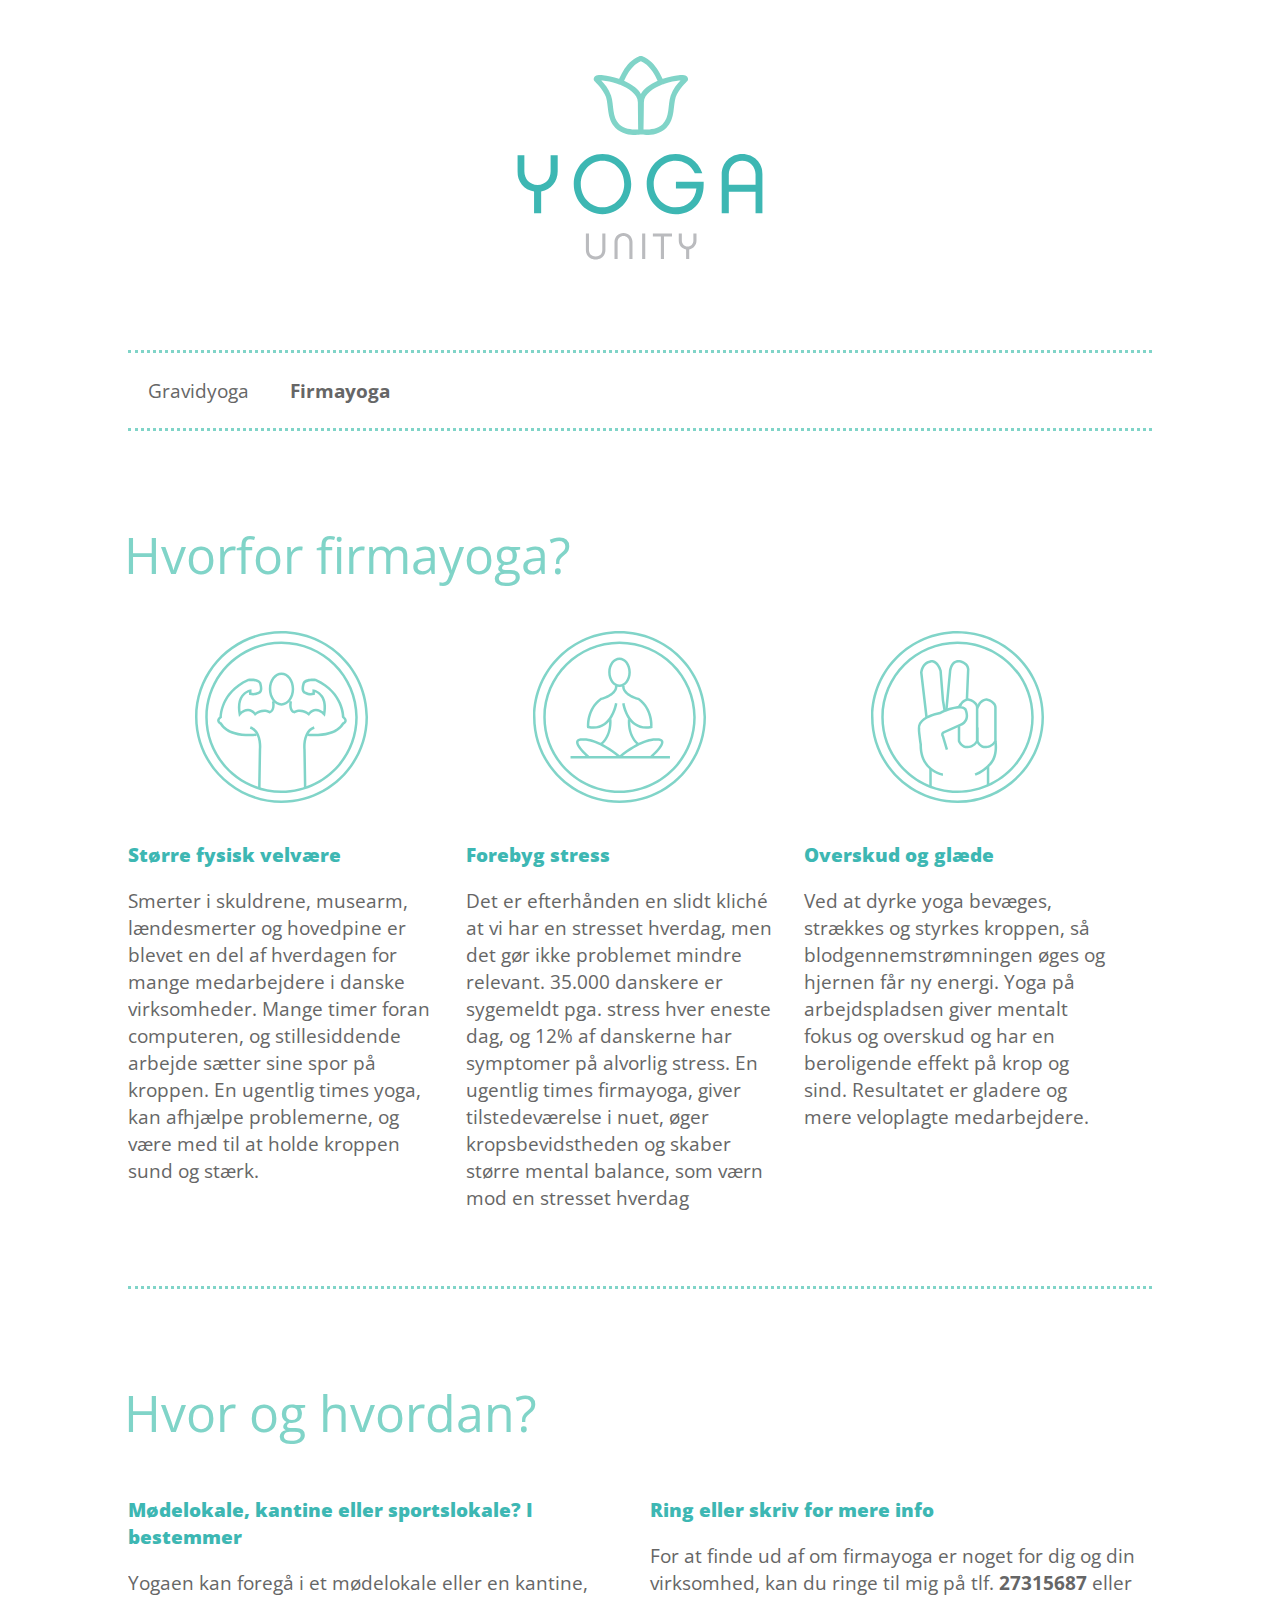
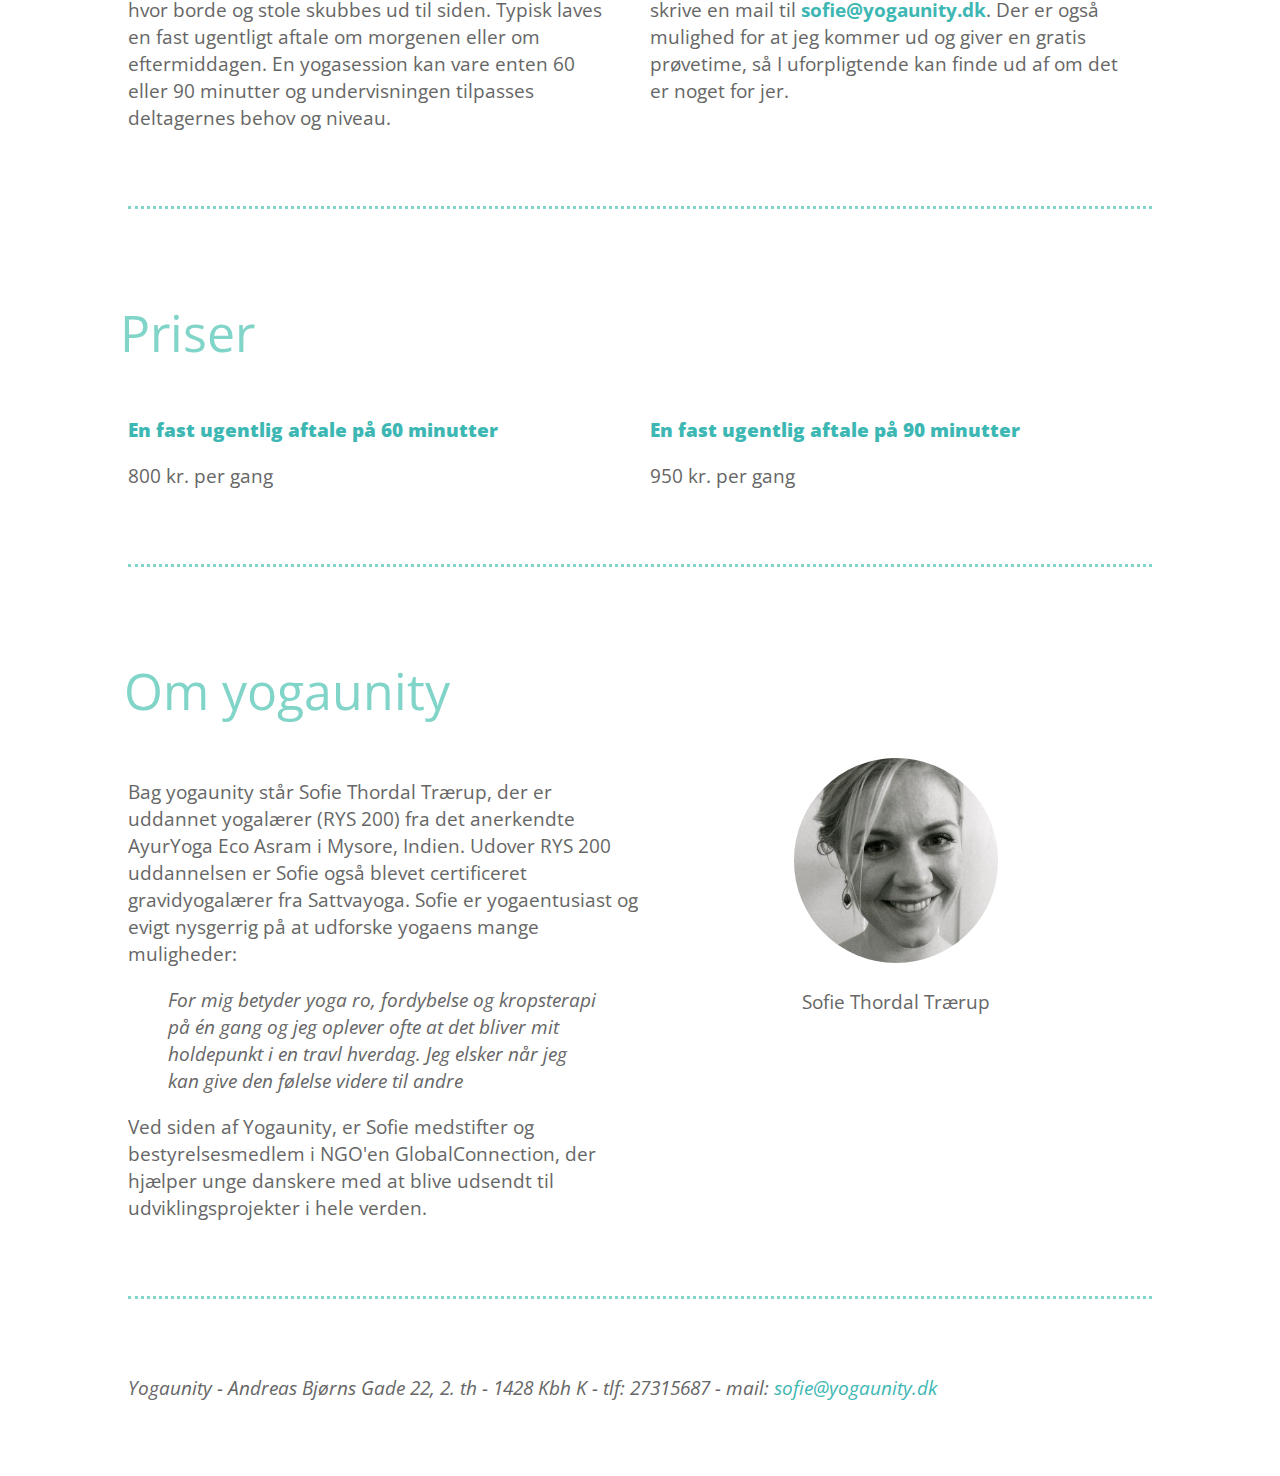
<file: firma.html>
<!doctype html>
<html>
    <head>
        <meta charset="utf-8">
        <meta name="viewport" content="width=device-width, initial-scale=1">
        <meta property="og:image" content="http://yogaunity.dk/img/logo2.png"/>
        <title>Yogaunity firmayoga</title>
        <link href='http://fonts.googleapis.com/css?family=Open+Sans:400italic,400,700,800' rel='stylesheet' type='text/css'>
        <link href='http://fonts.googleapis.com/css?family=Berkshire+Swash' rel='stylesheet' type='text/css'>
        <link rel="stylesheet" href="css/main.css">
        <link rel="stylesheet" href="css/normalize.css">
    </head>
    <body>
        <header>
            <div class="container">
                <img src="img/logo-blaa.svg" />
            </div>
        </header>
        <nav id="mainmenu">
            <ul>
                <!--li><a href="index.html">Yogaunity</a></li-->
                <li><a href="/gravid">Gravidyoga</a></li>
                <li class="active"><a href="/firma">Firmayoga</a></li>
            </ul>
        </nav>
        <section id="reasons">
            <div class="container">
                <h1>Hvorfor firmayoga?</h1>
                <div class="row">
                    <div class="reason col">
                        <div class="icon">
                            <img src="img/strength-icon.svg" />
                        </div>
                        <h2>Større fysisk velvære</h2>
                        <p>
                            Smerter i skuldrene, musearm, lændesmerter og hovedpine er blevet en del af hverdagen for mange medarbejdere i danske virksomheder. Mange timer foran computeren, og stillesiddende arbejde sætter sine spor på kroppen. En ugentlig times yoga, kan afhjælpe problemerne, og være med til at holde kroppen sund og stærk.
                        </p>
                    </div>
                    <div class="reason col">
                        <div class="icon">
                            <img src="img/lotus-pose-icon.svg" />
                        </div>
                        <h2>Forebyg stress</h2>
                        <p>
                            Det er efterhånden en slidt kliché at vi har en stresset hverdag, men det gør ikke problemet mindre relevant. 35.000 danskere er sygemeldt pga. stress hver eneste dag, og 12% af danskerne har symptomer på alvorlig stress. En ugentlig times firmayoga, giver tilstedeværelse i nuet, øger kropsbevidstheden og skaber større mental balance, som værn mod en stresset hverdag
                        </p>
                    </div>
                    <div class="reason col">
                        <div class="icon">
                            <img src="img/peace-icon.svg" />
                        </div>
                        <h2>Overskud og glæde</h2>
                        <p>
                            Ved at dyrke yoga bevæges, strækkes og styrkes kroppen, så blodgennemstrømningen øges og hjernen får ny energi. Yoga på arbejdspladsen giver mentalt fokus og overskud og har en beroligende effekt på krop og sind. Resultatet er gladere og mere veloplagte medarbejdere.
                        </p>
                    </div>
                </div>
            </div>
        </section>
        <section id="practical-info">
            <div class="container">
                <h1>Hvor og hvordan?</h1>
                <div class="row">
                    <div class="col">
                        <h2>Mødelokale, kantine eller sportslokale? I bestemmer</h2>
                        <p>Yogaen kan foregå i et mødelokale eller en kantine, hvor borde og stole skubbes ud til siden. Typisk laves en fast ugentligt aftale om morgenen eller om eftermiddagen. En yogasession kan vare enten 60 eller 90 minutter og undervisningen tilpasses deltagernes behov og niveau. </p>
                    </div>
                    <div class="col">
                        <h2>Ring eller skriv for mere info</h2>
                        <p>For at finde ud af om firmayoga er noget for dig og din virksomhed, kan du ringe til mig på tlf. <strong>27315687</strong> eller skrive en mail til <a href="mailto:sofie@yogaunity.dk">sofie@yogaunity.dk</a>. Der er også mulighed for at jeg kommer ud og giver en gratis prøvetime, så I uforpligtende kan finde ud af om det er noget for jer.</p>
                    </div>
                </div>

            </div>
        </section>
        <section id="prices">
            <div class="container">
                <h1>Priser</h1>
                <div class="row">
                    <div class="col">
                        <h2>En fast ugentlig aftale på 60 minutter</h2>
                        <p>800 kr. per gang</p>
                    </div>
                    <div class="col">
                        <h2>En fast ugentlig aftale på 90 minutter</h2>
                        <p>950 kr. per gang</p>
                    </div>
                </div>
            </div>
        </section>

        <section id="about">
            <div class="container">
                <h1>Om yogaunity</h1>
                <div class="row">
                    <div class="portrait">
                        <img src="img/sofie.jpg" alt="Sofie" />
                        <p>Sofie Thordal Trærup</p>
                    </div>
                    <div class="text">
                        <p>
                            Bag yogaunity står Sofie Thordal Trærup, der er uddannet yogalærer (RYS 200) fra det anerkendte AyurYoga Eco Asram i Mysore, Indien. Udover RYS 200 uddannelsen er Sofie også blevet certificeret gravidyogalærer fra Sattvayoga. Sofie er yogaentusiast og evigt nysgerrig på at udforske yogaens mange muligheder:
                        </p>
                        <blockquote>
                            For mig betyder yoga ro, fordybelse og kropsterapi på én gang og jeg oplever ofte at det bliver mit holdepunkt i en travl hverdag. Jeg elsker når jeg kan give den følelse videre til andre
                        </blockquote>
                        <p>
                            Ved siden af Yogaunity, er Sofie medstifter og bestyrelsesmedlem i NGO'en GlobalConnection, der hjælper unge danskere med at blive udsendt til udviklingsprojekter i hele verden.
                        </p>
                    </div>
                </div>
            </div>
        </section>

        <footer>
            <p>Yogaunity - Andreas Bjørns Gade 22, 2. th - 1428 Kbh K - tlf: 27315687 - mail: <a href="mailto:sofie@yogaunity.dk">sofie@yogaunity.dk</a></p>
        </footer>

        <script>
          (function(i,s,o,g,r,a,m){i['GoogleAnalyticsObject']=r;i[r]=i[r]||function(){
          (i[r].q=i[r].q||[]).push(arguments)},i[r].l=1*new Date();a=s.createElement(o),
          m=s.getElementsByTagName(o)[0];a.async=1;a.src=g;m.parentNode.insertBefore(a,m)
          })(window,document,'script','//www.google-analytics.com/analytics.js','ga');

          ga('create', 'UA-63126802-1', 'auto');
          ga('send', 'pageview');

        </script>
    </body>
</html>
</file>
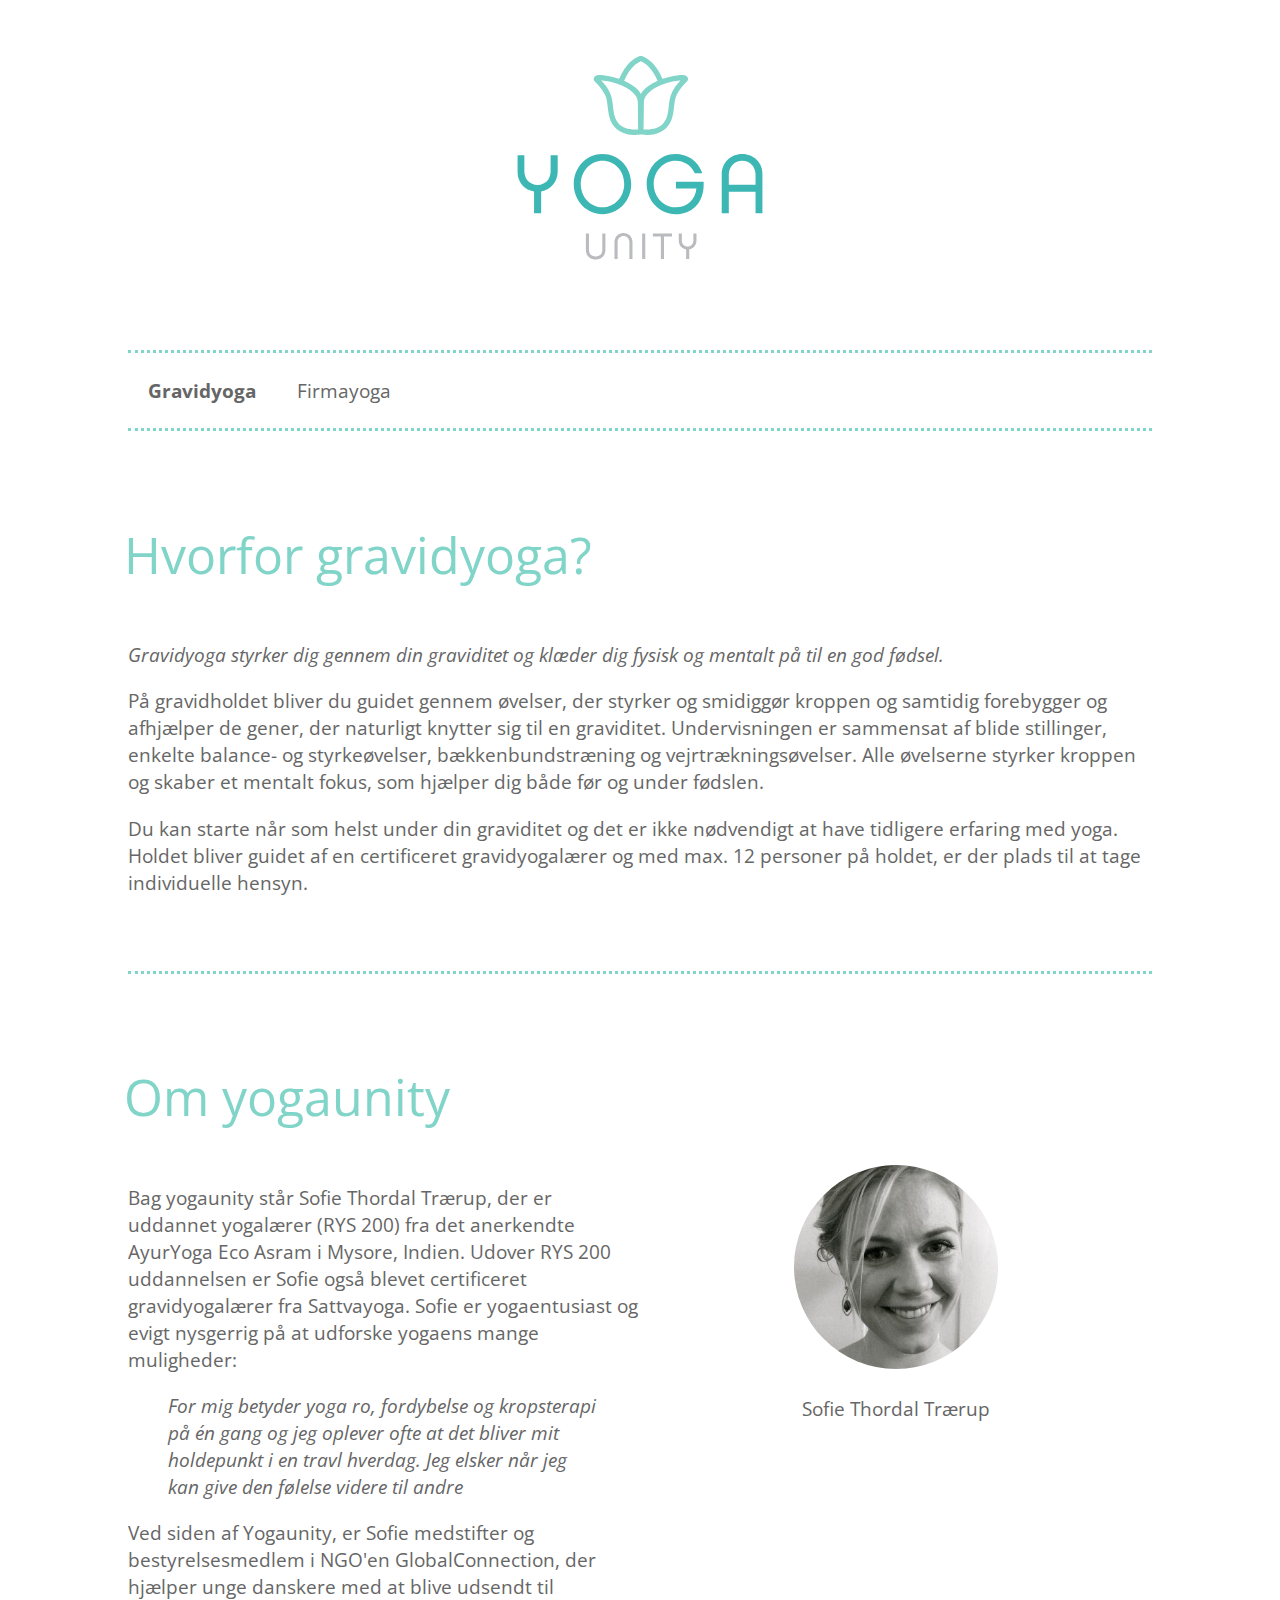
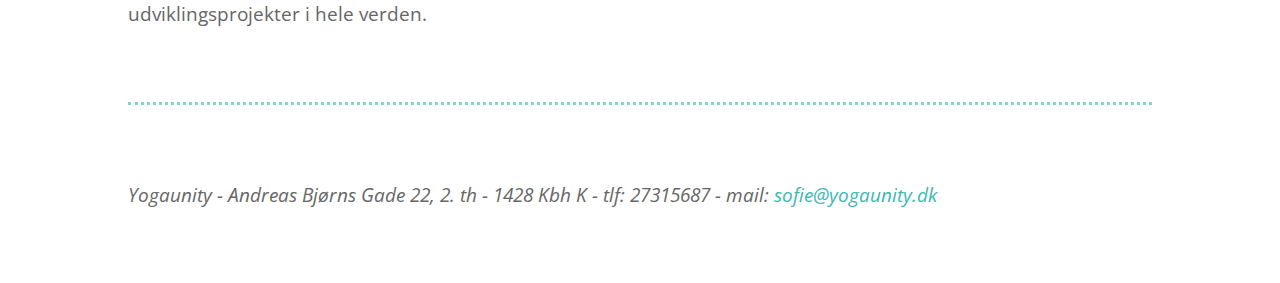
<file: gravid.html>
<!doctype html>
<html>
    <head>
        <meta charset="utf-8">
        <meta name="viewport" content="width=device-width, initial-scale=1">
        <meta property="og:image" content="http://yogaunity.dk/img/logo2.png"/>
        <title>Yogaunity</title>
        <link href='http://fonts.googleapis.com/css?family=Open+Sans:400italic,400,700,800' rel='stylesheet' type='text/css'>
        <link href='http://fonts.googleapis.com/css?family=Berkshire+Swash' rel='stylesheet' type='text/css'>
        <link rel="stylesheet" href="css/main.css">
        <link rel="stylesheet" href="css/normalize.css">
    </head>
    <body>
        <header>
            <div class="container">
                <img src="img/logo-blaa.svg" />
            </div>
        </header>
        <nav id="mainmenu">
            <ul>
                <!--li><a href="index.html">Yogaunity</a></li-->
                <li class="active"><a href="/gravid">Gravidyoga</a></li>
                <li><a href="/firma">Firmayoga</a></li>
            </ul>
        </nav>
        <!--section id="reasons">
            <div class="container">
                <h1>Næste hold starter d. 18. november</h1>
                <div class="row">
                    <p>
                        Du skal skynde dig hvis du skal nå med på næste gravidyogahold. Holdet starter d. 18. november og kører de næste 5 onsdage til og med d. 16. december.
                    </p>
                    <p>
                        Datoer: 18/11, 25/11, 2/12, 9/12, 16/12<br/>
                        Tid: 18.00 til 19.30<br/>
                        Adresse: Kroghsgade 3, 2100 København Ø.<br/>
                        Pris: 550,- kr.
                    </p>
                    <p>
                        <a href="#signup">Tilmeld dig her</a>
                    </p>
                </div>
            </div>
        </section-->
        <section id="practical-info">
            <div class="container">
                <h1>Hvorfor gravidyoga?</h1>
                <div class="row">
                    <p>
                        <em>
                            Gravidyoga styrker dig gennem din graviditet og klæder dig fysisk og mentalt på til en god fødsel.
                        </em>
                    </p>

                    <p>
                        På gravidholdet bliver du guidet gennem øvelser, der styrker og smidiggør kroppen og samtidig forebygger og afhjælper de gener, der naturligt knytter sig til en graviditet.  Undervisningen er sammensat af blide stillinger, enkelte balance- og styrkeøvelser, bækkenbundstræning og vejrtrækningsøvelser. Alle øvelserne styrker kroppen og skaber et mentalt fokus, som hjælper dig både før og under fødslen.
                    </p>

                    <p>
                        Du kan starte når som helst under din graviditet og det er ikke nødvendigt at have tidligere erfaring med yoga. Holdet bliver guidet af en certificeret gravidyogalærer og med max. 12 personer på holdet, er der plads til at tage individuelle hensyn. 
                    </p>
               </div> 
            </div>
        </section>
        <!--section id="signup">
            <div class="container">
                <h1>Tilmelding</h1>
                <p>Har du spørgsmål i forbindelse med din tilmelding kan du kontakte Sofie på <a href="mailto:sofie@yogaunity.dk">sofie@yogaunity.dk</a>, eller ringe til 27315687.</p>
                <iframe src="https://docs.google.com/forms/d/1Vx_n7f6tGLpAyehVwwSKRQfoQu1BTPDa8KnqaBVEQEg/viewform?embedded=true" width="100%" height="700" frameborder="0" marginheight="0" marginwidth="0">Loading...</iframe>
            </div>
        </section-->
        <section id="about">
            <div class="container">
                <h1>Om yogaunity</h1>
                <div class="row">
                    <div class="portrait">
                        <img src="img/sofie.jpg" alt="Sofie" />
                        <p>Sofie Thordal Trærup</p>
                    </div>
                    <div class="text">
                        <p>
                            Bag yogaunity står Sofie Thordal Trærup, der er uddannet yogalærer (RYS 200) fra det anerkendte AyurYoga Eco Asram i Mysore, Indien. Udover RYS 200 uddannelsen er Sofie også blevet certificeret gravidyogalærer fra Sattvayoga. Sofie er yogaentusiast og evigt nysgerrig på at udforske yogaens mange muligheder:
                        </p>
                        <blockquote>
                            For mig betyder yoga ro, fordybelse og kropsterapi på én gang og jeg oplever ofte at det bliver mit holdepunkt i en travl hverdag. Jeg elsker når jeg kan give den følelse videre til andre
                        </blockquote>
                        <p>
                            Ved siden af Yogaunity, er Sofie medstifter og bestyrelsesmedlem i NGO'en GlobalConnection, der hjælper unge danskere med at blive udsendt til udviklingsprojekter i hele verden.
                        </p>
                    </div>
                </div>
            </div>
        </section>

        <footer>
            <p>Yogaunity - Andreas Bjørns Gade 22, 2. th - 1428 Kbh K - tlf: 27315687 - mail: <a href="mailto:sofie@yogaunity.dk">sofie@yogaunity.dk</a></p>
        </footer>

        <script>
          (function(i,s,o,g,r,a,m){i['GoogleAnalyticsObject']=r;i[r]=i[r]||function(){
          (i[r].q=i[r].q||[]).push(arguments)},i[r].l=1*new Date();a=s.createElement(o),
          m=s.getElementsByTagName(o)[0];a.async=1;a.src=g;m.parentNode.insertBefore(a,m)
          })(window,document,'script','//www.google-analytics.com/analytics.js','ga');

          ga('create', 'UA-63126802-1', 'auto');
          ga('send', 'pageview');

        </script>
    </body>
</html>
</file>
<file: css/main.css>
body {
    font-family: 'Open Sans';
    font-size: 120%;
    color: #666;
}

header, section, footer, nav {
    max-width: 70rem;
    width: 80%;
    margin: 0 auto;
    padding: 3.5rem 0;
}

header {
    text-align: center;
    font-family: "Open Sans";
    font-size: 180%;
    line-height: 0.95;
}

header span {
    /*font-style: italic;*/
    color: rgb(135,204,218);
    font-size: 60%;
}

header img {
    width: 30%;
    max-width: 16rem;
}

#mainmenu {
    padding: 1.5rem 0;
}

#mainmenu ul {
    list-style-type: none;
    overflow: hidden;
    margin: 0;
    padding: 0;
}

#mainmenu li {
    float: left;
    margin: 0 2%;
}

#mainmenu a {
    text-decoration: none;
    color: #666;
}

#mainmenu .active a {
    font-weight: 700;
}

section h1 {
    font-family: "Open Sans";
    font-weight: normal;
    /*font-style: italic;*/
    font-size: 260%;
    color: #80d4c8;
    margin-left: -4px;
}

#prices h1 {
    margin-left: -8px;
}

h2 {
    font-size: 100%;
    font-weight: 800;
    color: #3db7b3;
}

section, footer, nav {
    border-top: 3px dotted #80d4c8;
}

section a {
    color: #3db7b3;
    font-weight: bold;
    text-decoration: none;
}

.row {
    overflow: hidden;
}

.col {
    float: left;
    margin-right: 3%;
}

.reason {
    width: 30%;
}

.reason .icon {
    text-align: center;
    padding: 3% 0 5% 0;
}

.col:last-child {
    margin-right: 0;
}

#practical-info .col, #prices .col {
    width: 48%;
}

#about img {
    width: 100%;
    border-radius: 50%;
}

#about .text {
    float: left;
    width: 50%;
}

#about .portrait {
    width: 50%;
    float: right;
    text-align: center;
}

#about img {
    width: 40%;
}

blockquote {
    font-style: italic;
}

footer {
    font-style: italic;
}

footer a {
    color: #3db7b3;
    text-decoration: none;
}

@media (max-width: 50rem) {
    .col {
        float: none;
        margin-right: 0;
        width: 100% !important;
    }

    section h1 {
        font-size: 200%;
    }

    #about .portrait, #about .text {
        float: none;
        margin-right: 0;
        width: 100%;
    }
}
</file>
